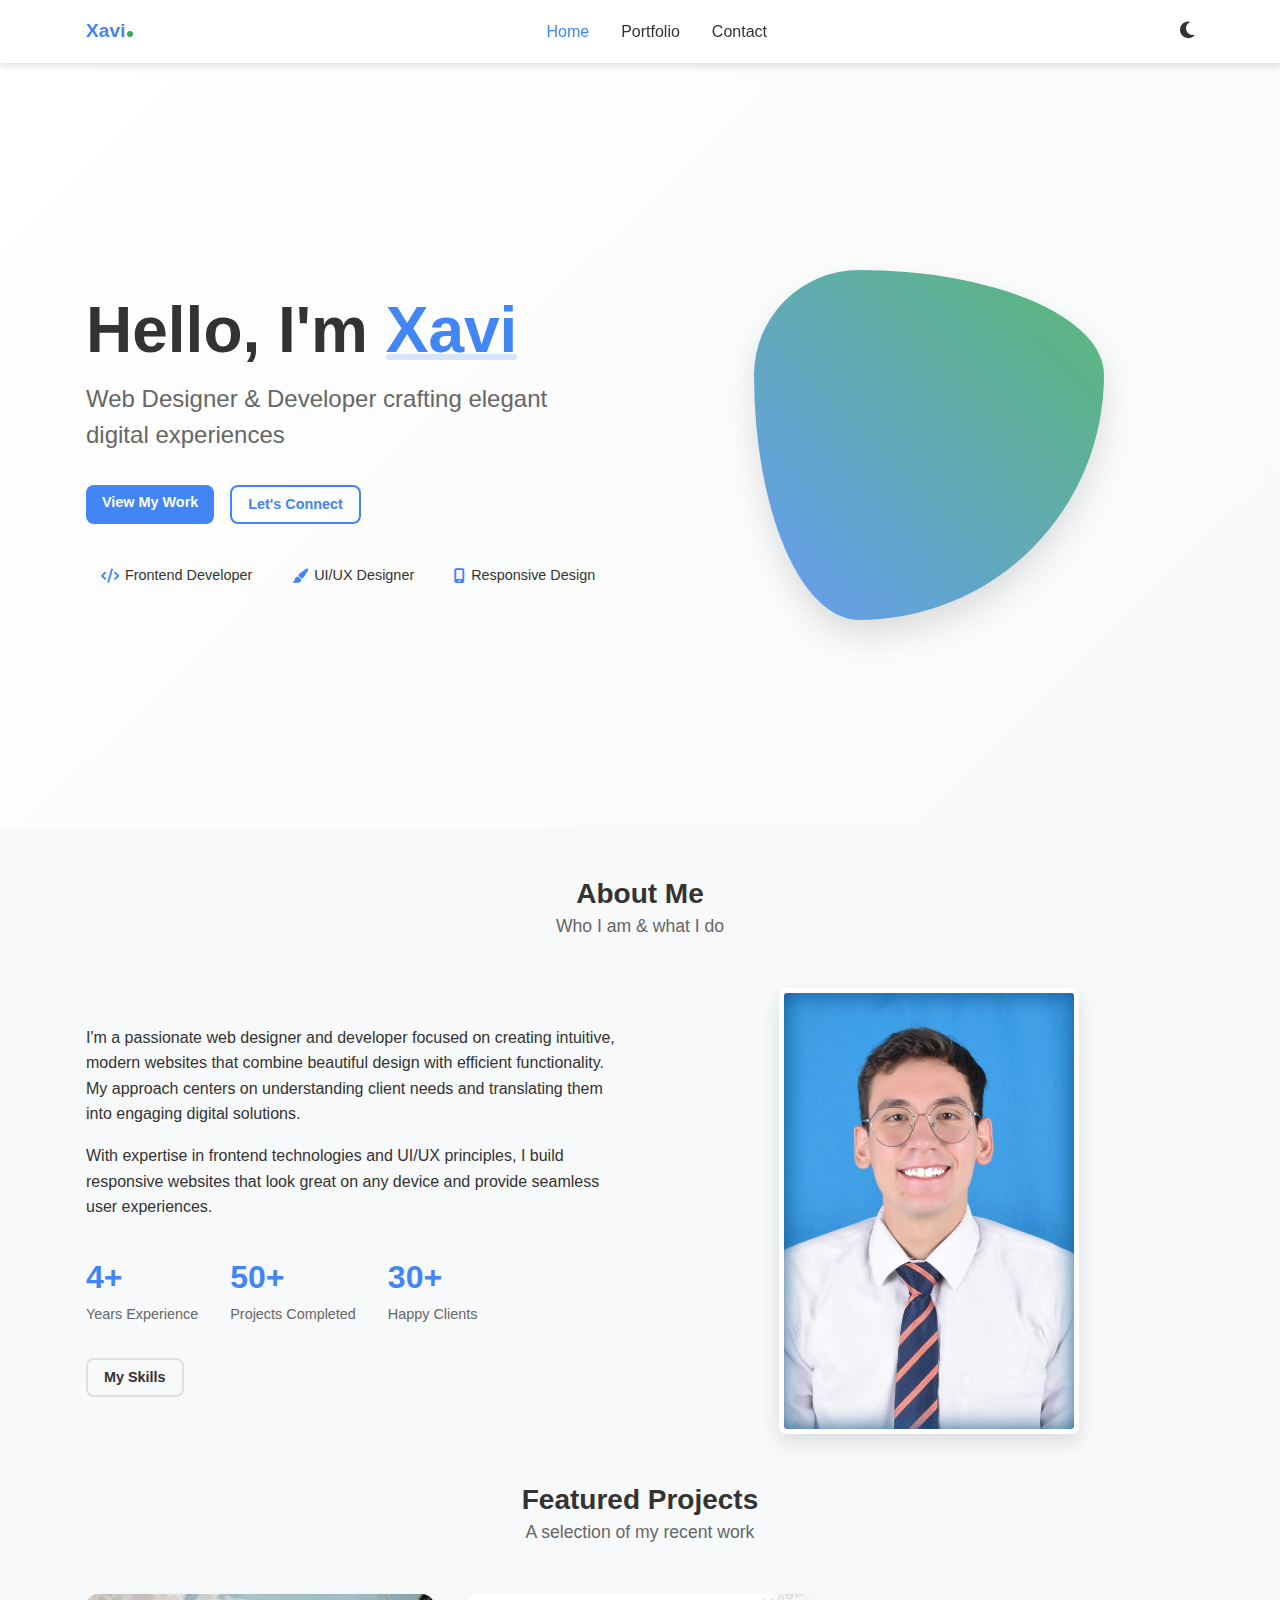
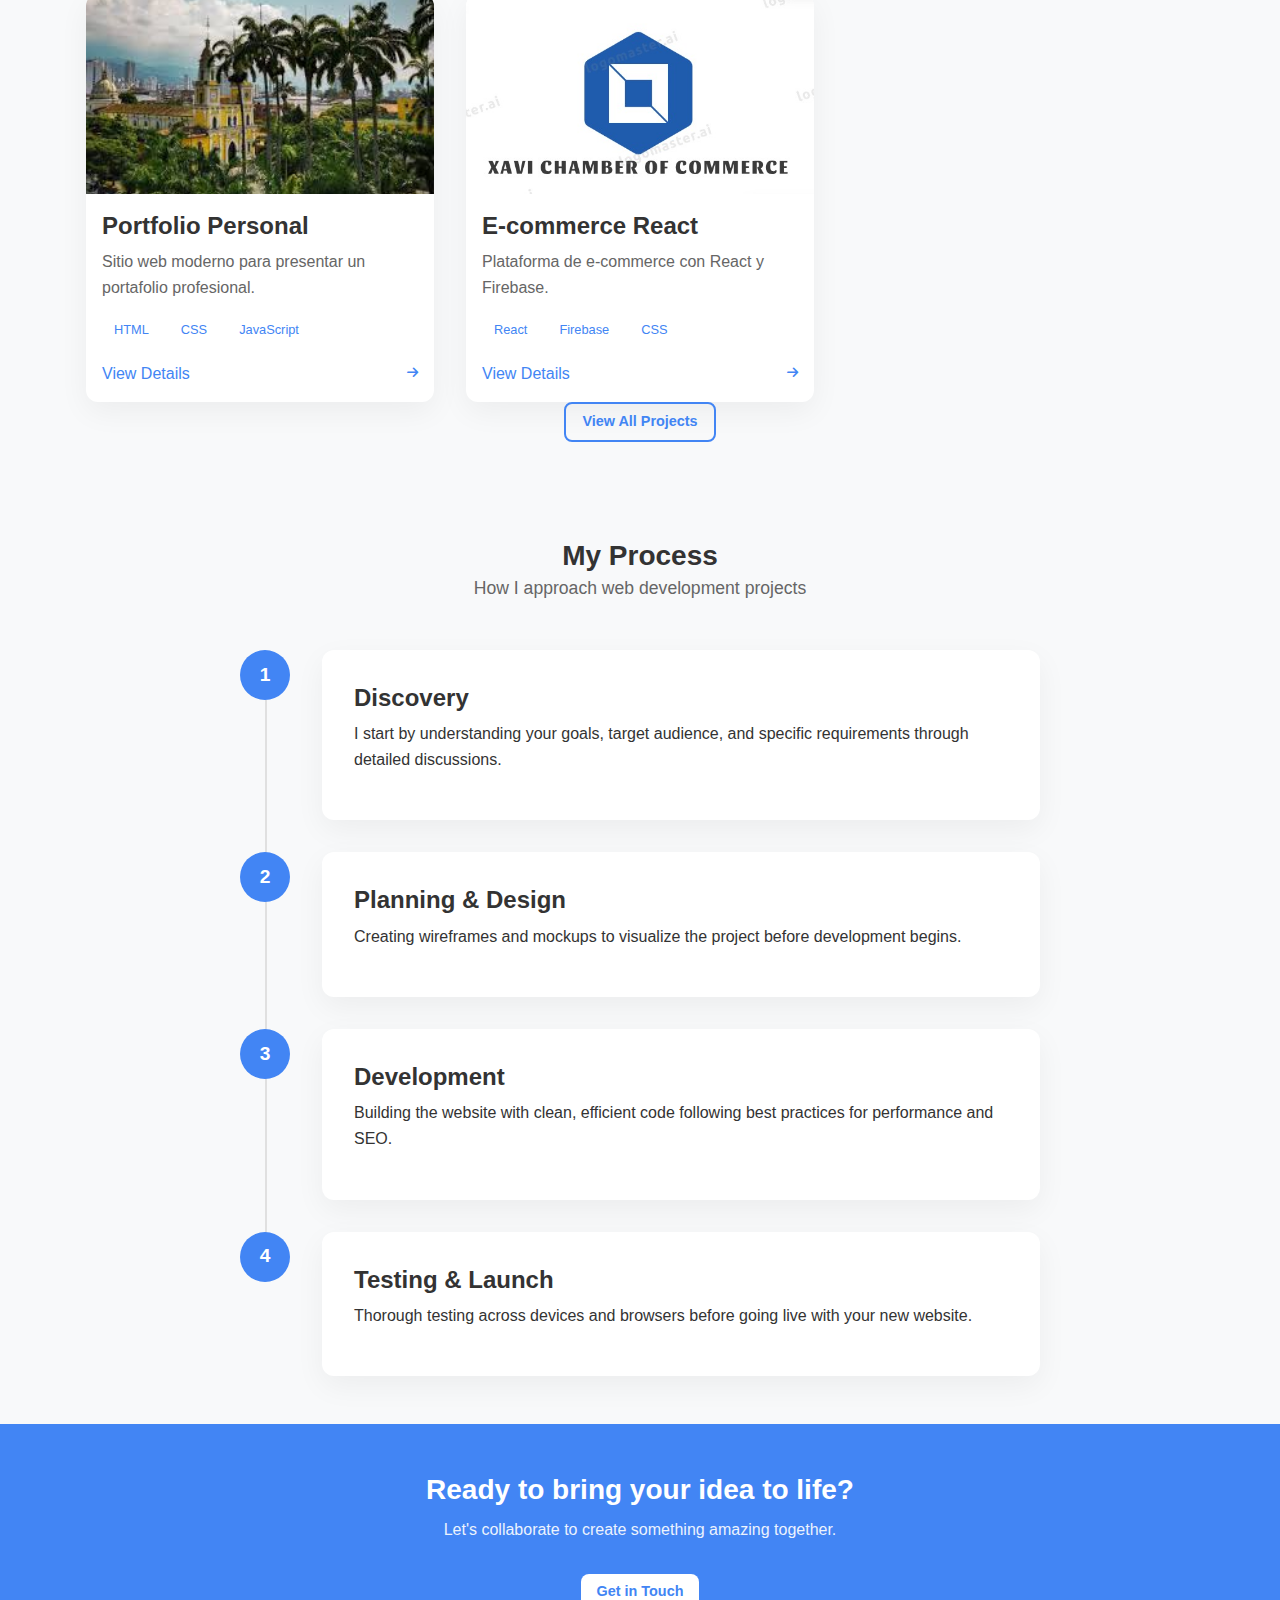
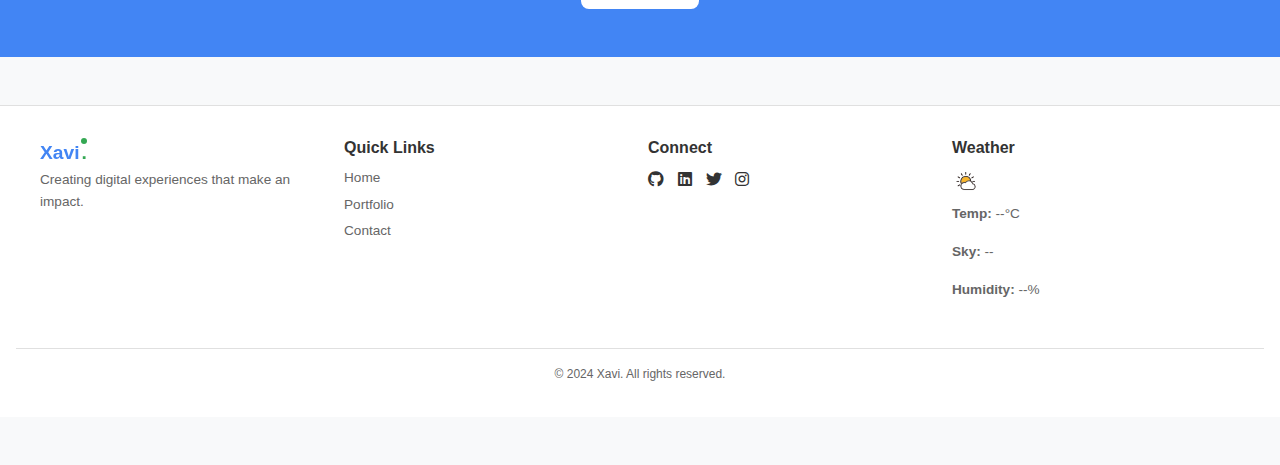
<file: index.html>
<!--index.html-->
<!DOCTYPE html>
<html lang="en">
<head>
  <meta charset="UTF-8" />
  <meta name="viewport" content="width=device-width, initial-scale=1.0" />
  <title>Xavi | Web Designer & Developer</title>
  <link rel="stylesheet" href="styles/styles.css" />
  <link rel="stylesheet" href="https://cdnjs.cloudflare.com/ajax/libs/font-awesome/6.5.1/css/all.min.css">
  <link rel="stylesheet" href="https://cdnjs.cloudflare.com/ajax/libs/font-awesome/6.4.0/css/all.min.css">
  <meta name="description" content="Welcome to Xavi's web portfolio - Frontend developer creating elegant digital experiences." />
  <meta property="og:title" content="Xavi | Web Designer & Developer" />
  <meta property="og:description" content="Frontend developer creating elegant digital experiences." />
  <meta property="og:type" content="website" />
  <meta name="theme-color" content="#4285f4" />
  <link rel="icon" href="images/xavi.jpg">
</head>
<body>
  <nav id="navbar">
    <div class="container">
      <div class="logo">Xavi<span class="logo-dot"></span></div>
      <ul class="nav-links">
        <li><a href="index.html" class="active">Home</a></li>
        <li><a href="catalog.html">Portfolio</a></li>
        <li><a href="contact.html">Contact</a></li>
      </ul>
      <button id="theme-toggle" aria-label="Toggle dark mode">
        <i class="fas fa-moon"></i>
      </button>
      <button class="mobile-menu-btn" aria-label="Menu">
        <i class="fas fa-bars"></i>
      </button>
    </div>
  </nav>

  <header class="hero">
    <div class="container">
      <div class="hero-content">
        <h1>Hello, I'm <span class="highlight">Xavi</span></h1>
        <p class="hero-subtitle">Web Designer & Developer crafting elegant digital experiences</p>
        <div class="hero-cta">
          <a href="catalog.html" class="btn primary-btn">View My Work</a>
          <a href="contact.html" class="btn secondary-btn">Let's Connect</a>
        </div>
        <div class="hero-tags">
          <span class="tag"><i class="fas fa-code"></i> Frontend Developer</span>
          <span class="tag"><i class="fas fa-paint-brush"></i> UI/UX Designer</span>
          <span class="tag"><i class="fas fa-mobile-alt"></i> Responsive Design</span>
        </div>
      </div>
      <div class="hero-image">
        <!-- Placeholder for hero image or illustration -->
        <div class="hero-shape"></div>
      </div>
    </div>
  </header>

  <section class="about" id="about">
    <div class="container">
      <div class="section-header">
        <h2>About Me</h2>
        <p class="section-subheading">Who I am & what I do</p>
      </div>
      <div class="about-content">
        <div class="about-text">
          <p>I'm a passionate web designer and developer focused on creating intuitive, modern websites that combine beautiful design with efficient functionality. My approach centers on understanding client needs and translating them into engaging digital solutions.</p>
          <p>With expertise in frontend technologies and UI/UX principles, I build responsive websites that look great on any device and provide seamless user experiences.</p>
          <div class="about-stats">
            <div class="stat">
              <span class="stat-number">4+</span>
              <span class="stat-label">Years Experience</span>
            </div>
            <div class="stat">
              <span class="stat-number">50+</span>
              <span class="stat-label">Projects Completed</span>
            </div>
            <div class="stat">
              <span class="stat-number">30+</span>
              <span class="stat-label">Happy Clients</span>
            </div>
          </div>
          <a href="#skills" class="btn outline-btn">My Skills</a>
        </div>
        <div class="about-image">
          <img src="images/heroe.jpg" alt="Xavi - Web Designer & Developer" class="profile-image"loading="lazy">
        </div>
      </div>
    </div>

  <section class="featured-projects">
    <div class="container">
      <div class="section-header">
        <h2>Featured Projects</h2>
        <p class="section-subheading">A selection of my recent work</p>
      </div>
      <div class="project-grid">
        <!-- Project cards will be dynamically populated with JS -->
        <div class="project-card featured">
          <div class="project-img">
            <img src="images/portfolio.jpg" alt="Portfolio Website">
          </div>
          <div class="project-info">
            <h3>Portfolio Personal</h3>
            <p>Sitio web moderno para presentar un portafolio profesional.</p>
            <div class="project-tags">
              <span>HTML</span>
              <span>CSS</span>
              <span>JavaScript</span>
            </div>
            <a href="catalog.html#proj01" class="project-link">View Details <i class="fas fa-arrow-right"></i></a>
          </div>
        </div>
        <div class="project-card featured">
          <div class="project-img">
            <img src="images/ecommerce.jpg" alt="E-commerce Website">
          </div>
          <div class="project-info">
            <h3>E-commerce React</h3>
            <p>Plataforma de e-commerce con React y Firebase.</p>
            <div class="project-tags">
              <span>React</span>
              <span>Firebase</span>
              <span>CSS</span>
            </div>
            <a href="catalog.html#proj02" class="project-link">View Details <i class="fas fa-arrow-right"></i></a>
          </div>
        </div>
      </div>
      <div class="text-center">
        <a href="catalog.html" class="btn secondary-btn">View All Projects</a>
      </div>
    </div>
  </section>

  <section class="process">
    <div class="container">
      <div class="section-header">
        <h2>My Process</h2>
        <p class="section-subheading">How I approach web development projects</p>
      </div>
      <div class="process-steps">
        <div class="process-step">
          <div class="step-number">1</div>
          <div class="step-content">
            <h3>Discovery</h3>
            <p>I start by understanding your goals, target audience, and specific requirements through detailed discussions.</p>
          </div>
        </div>
        <div class="process-step">
          <div class="step-number">2</div>
          <div class="step-content">
            <h3>Planning & Design</h3>
            <p>Creating wireframes and mockups to visualize the project before development begins.</p>
          </div>
        </div>
        <div class="process-step">
          <div class="step-number">3</div>
          <div class="step-content">
            <h3>Development</h3>
            <p>Building the website with clean, efficient code following best practices for performance and SEO.</p>
          </div>
        </div>
        <div class="process-step">
          <div class="step-number">4</div>
          <div class="step-content">
            <h3>Testing & Launch</h3>
            <p>Thorough testing across devices and browsers before going live with your new website.</p>
          </div>
        </div>
      </div>
    </div>
  </section>

  <section class="cta-section">
    <div class="container">
      <h2>Ready to bring your idea to life?</h2>
      <p>Let's collaborate to create something amazing together.</p>
      <a href="contact.html" class="btn primary-btn">Get in Touch</a>
    </div>
  </section>
  <footer>
    <div class="footer-horizontal">
      <div class="footer-block">
        <div class="logo">Xavi<span class="logo-dot">.</span></div>
        <p>Creating digital experiences that make an impact.</p>
      </div>
  
      <div class="footer-block">
        <h3>Quick Links</h3>
        <ul>
          <li><a href="#">Home</a></li>
          <li><a href="#">Portfolio</a></li>
          <li><a href="#">Contact</a></li>
        </ul>
      </div>
  
      <div class="footer-block">
        <h3>Connect</h3>
        <div class="social-icons">
          <a href="#"><i class="fab fa-github"></i></a>
          <a href="#"><i class="fab fa-linkedin"></i></a>
          <a href="#"><i class="fab fa-twitter"></i></a>
          <a href="#"><i class="fab fa-instagram"></i></a>
        </div>
      </div>
  
      <div class="footer-block weather-widget">
        <h3>Weather</h3>
        <img id="weather-icon" src="images/SunnyWeather.svg" alt="Weather icon">
        <p><strong>Temp:</strong> <span id="current-temp">--</span>°C</p>
        <p><strong>Sky:</strong> <span id="weather-desc">--</span></p>
        <p><strong>Humidity:</strong> <span id="humidity">--</span>%</p>
        <div id="forecast-container"></div>
      </div>
    </div>
  
    <div class="footer-bottom">
      <p>© 2024 Xavi. All rights reserved.</p>
    </div>
  </footer>
  <script src="scripts/main.js" type="module"></script>
</body>
</html>
</file>
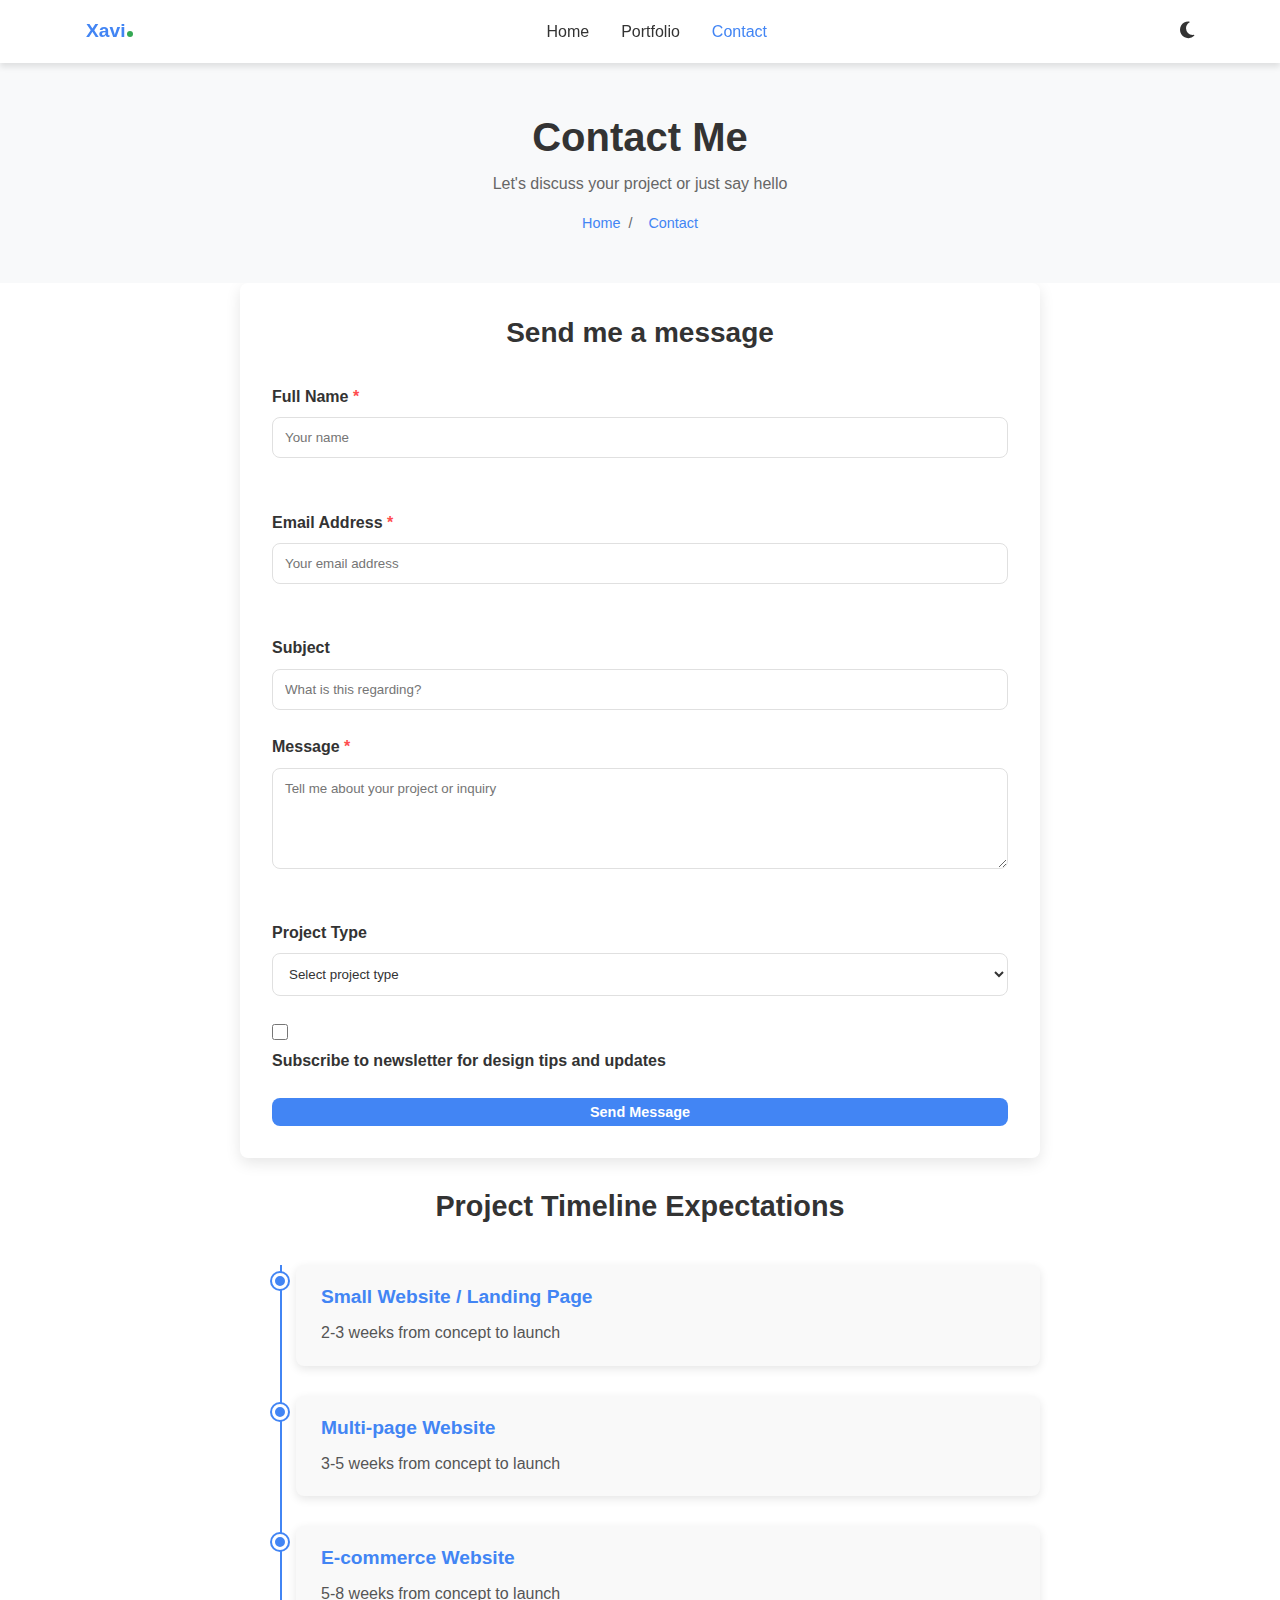
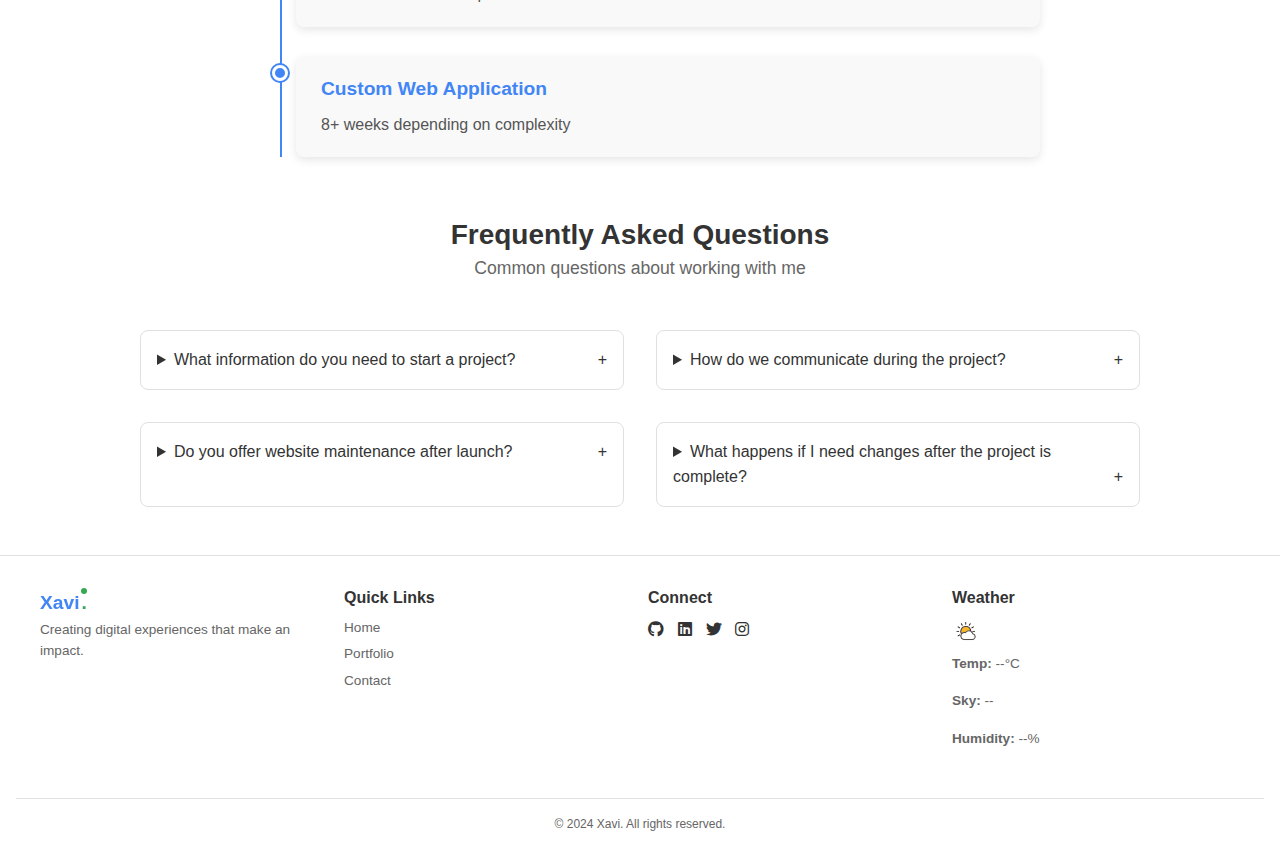
<file: contact.html>
<!--contact.html-->
<!DOCTYPE html>
<html lang="en">
<head>
  <meta charset="UTF-8">
  <meta name="viewport" content="width=device-width, initial-scale=1.0">
  <title>Contact | Xavi Web Services</title>
  
  <!-- Styles -->
  <link rel="stylesheet" href="styles/styles.css">
  <link rel="stylesheet" href="https://cdnjs.cloudflare.com/ajax/libs/font-awesome/6.5.1/css/all.min.css">
  
  <!-- Meta tags -->
  <meta name="description" content="Get in touch with Xavi for web design and development services. Contact for project inquiries or collaborations.">
  <meta property="og:title" content="Contact | Xavi Web Services">
  <meta property="og:description" content="Get in touch for web design and development services.">
  <meta property="og:type" content="website">
  <meta name="theme-color" content="#4285f4">
  <link rel="icon" href="images/xavi.jpg">
</head>
<body>
  <!-- Navigation -->
  <nav id="navbar">
    <div class="container">
      <div class="logo">Xavi<span class="logo-dot"></span></div>
      <ul class="nav-links">
        <li><a href="index.html">Home</a></li>
        <li><a href="catalog.html">Portfolio</a></li>
        <li><a href="contact.html" class="active">Contact</a></li>
      </ul>
      <button id="theme-toggle" aria-label="Toggle dark mode">
        <i class="fas fa-moon"></i>
      </button>
      <button class="mobile-menu-btn" aria-label="Menu">
        <i class="fas fa-bars"></i>
      </button>
    </div>
  </nav>

  <!-- Page Header -->
  <header class="page-header">
    <div class="container">
      <h1>Contact Me</h1>
      <p>Let's discuss your project or just say hello</p>
      <nav aria-label="Breadcrumb" class="breadcrumb">
        <ol>
          <li><a href="index.html">Home</a></li>
          <li aria-current="page">Contact</li>
        </ol>
      </nav>
    </div>
  </header>
        
        <!-- Contact Form -->
        <div class="contact-form-container">
          <h2>Send me a message</h2>
          <form id="contact-form" class="contact-form">
            <div class="form-group">
              <label for="name">Full Name <span class="required">*</span></label>
              <input type="text" id="name" name="name" placeholder="Your name" required>
              <div class="form-feedback"></div>
            </div>
            
            <div class="form-group">
              <label for="email">Email Address <span class="required">*</span></label>
              <input type="email" id="email" name="email" placeholder="Your email address" required>
              <div class="form-feedback"></div>
            </div>
            
            <div class="form-group">
              <label for="subject">Subject</label>
              <input type="text" id="subject" name="subject" placeholder="What is this regarding?">
            </div>
            
            <div class="form-group">
              <label for="message">Message <span class="required">*</span></label>
              <textarea id="message" name="message" rows="5" placeholder="Tell me about your project or inquiry" required></textarea>
              <div class="form-feedback"></div>
            </div>
            
            <div class="form-group">
              <label for="project-type">Project Type</label>
              <select id="project-type" name="project-type">
                <option value="">Select project type</option>
                <option value="website">Website Design</option>
                <option value="ecommerce">E-commerce Development</option>
                <option value="redesign">Website Redesign</option>
                <option value="other">Other</option>
              </select>
            </div>
            
            <div class="form-group form-checkbox">
              <input type="checkbox" id="newsletter" name="newsletter">
              <label for="newsletter">Subscribe to newsletter for design tips and updates</label>
            </div>
            
            <button type="submit" class="btn primary-btn">Send Message</button>
          </form>
        </div>
      </div>
    </div>
  </section>

  <!-- Availability Section -->
      <div class="timeline">
        <h3>Project Timeline Expectations</h3>
        <div class="timeline-items">
          <div class="timeline-item">
            <div class="timeline-marker"></div>
            <div class="timeline-content">
              <h4>Small Website / Landing Page</h4>
              <p>2-3 weeks from concept to launch</p>
            </div>
          </div>
          <div class="timeline-item">
            <div class="timeline-marker"></div>
            <div class="timeline-content">
              <h4>Multi-page Website</h4>
              <p>3-5 weeks from concept to launch</p>
            </div>
          </div>
          <div class="timeline-item">
            <div class="timeline-marker"></div>
            <div class="timeline-content">
              <h4>E-commerce Website</h4>
              <p>5-8 weeks from concept to launch</p>
            </div>
          </div>
          <div class="timeline-item">
            <div class="timeline-marker"></div>
            <div class="timeline-content">
              <h4>Custom Web Application</h4>
              <p>8+ weeks depending on complexity</p>
            </div>
          </div>
        </div>
      </div>
    </div>
  </section>

  <!-- FAQ Section -->
  <section class="faq-section">
    <div class="container">
      <div class="section-header">
        <h2>Frequently Asked Questions</h2>
        <p class="section-subheading">Common questions about working with me</p>
      </div>
      <div class="faq-container">
        <details class="faq-item">
          <summary>What information do you need to start a project?</summary>
          <div class="faq-content">
            <p>To get started, I'll need information about your business goals, target audience, design preferences, functionality requirements, and any existing brand assets. The more details you can provide, the better I can understand your vision.</p>
          </div>
        </details>
        <details class="faq-item">
          <summary>How do we communicate during the project?</summary>
          <div class="faq-content">
            <p>I maintain regular communication through email, video calls, and project management tools. You'll receive weekly updates on progress, and I'm available to answer questions throughout the project timeline.</p>
          </div>
        </details>
        <details class="faq-item">
          <summary>Do you offer website maintenance after launch?</summary>
          <div class="faq-content">
            <p>Yes, I offer ongoing maintenance packages that include security updates, content updates, performance optimization, and technical support. These can be customized based on your specific needs.</p>
          </div>
        </details>
        <details class="faq-item">
          <summary>What happens if I need changes after the project is complete?</summary>
          <div class="faq-content">
            <p>Minor adjustments within the scope of the original project are included in my service. For larger changes or new features, we can discuss additional work at my standard hourly rate or as a new small project.</p>
          </div>
        </details>
      </div>
    </div>
  </section>

  <!-- Success Modal -->
  <div id="success-modal" class="modal hidden">
    <div class="modal-content">
      <span class="close-btn">&times;</span>
      <div class="success-content">
        <i class="fas fa-check-circle"></i>
        <h3>Message Sent Successfully!</h3>
        <p>Thank you for reaching out. I'll get back to you within 24-48 hours.</p>
        <button class="btn primary-btn modal-close">Close</button>
      </div>
    </div>
  </div>

  <footer>
    <div class="footer-horizontal">
      <div class="footer-block">
        <div class="logo">Xavi<span class="logo-dot">.</span></div>
        <p>Creating digital experiences that make an impact.</p>
      </div>
  
      <div class="footer-block">
        <h3>Quick Links</h3>
        <ul>
          <li><a href="#">Home</a></li>
          <li><a href="#">Portfolio</a></li>
          <li><a href="#">Contact</a></li>
        </ul>
      </div>
  
      <div class="footer-block">
        <h3>Connect</h3>
        <div class="social-icons">
          <a href="#"><i class="fab fa-github"></i></a>
          <a href="#"><i class="fab fa-linkedin"></i></a>
          <a href="#"><i class="fab fa-twitter"></i></a>
          <a href="#"><i class="fab fa-instagram"></i></a>
        </div>
      </div>
  
      <div class="footer-block weather-widget">
        <h3>Weather</h3>
        <img id="weather-icon" src="images/SunnyWeather.svg" alt="Weather icon">
        <p><strong>Temp:</strong> <span id="current-temp">--</span>°C</p>
        <p><strong>Sky:</strong> <span id="weather-desc">--</span></p>
        <p><strong>Humidity:</strong> <span id="humidity">--</span>%</p>
        <div id="forecast-container"></div>

      </div>
    </div>
  
    <div class="footer-bottom">
      <p>© 2024 Xavi. All rights reserved.</p>
    </div>
  </footer>

  <!-- Scripts -->
  <script src="scripts/main.js" type="module"></script>
</body>
</html>
</file>
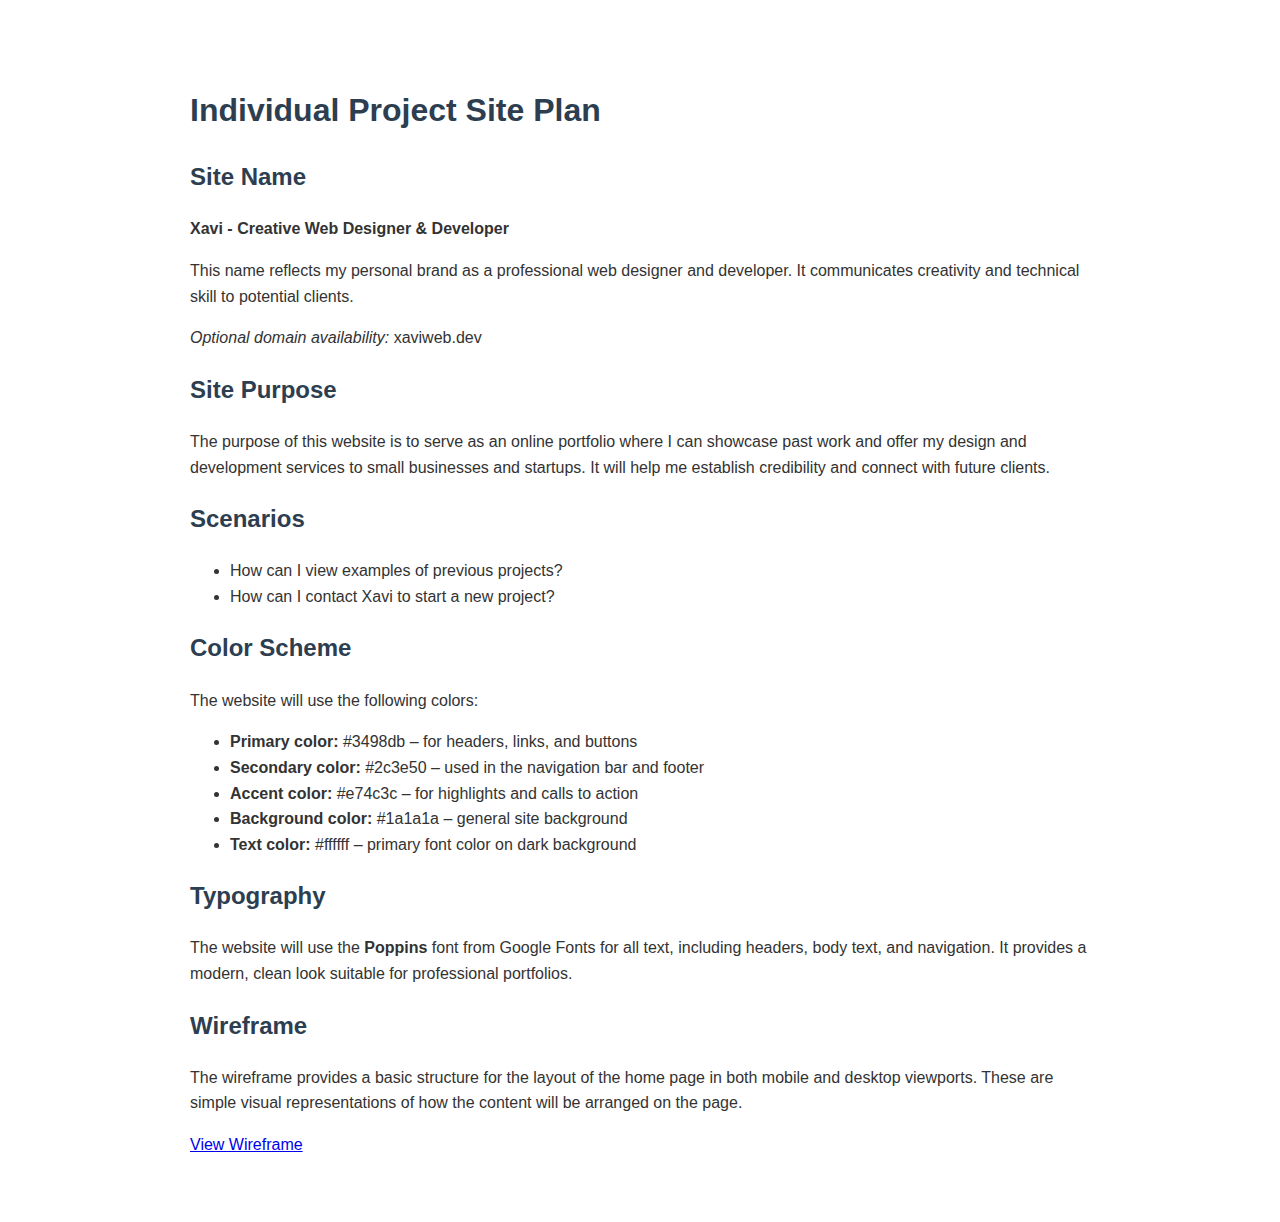
<file: guide.html>
<!DOCTYPE html>
<html lang="en">
<head>
  <meta charset="UTF-8">
  <title>Site Plan - Xavi Portfolio</title>
  <style>
    body {
      font-family: Arial, sans-serif;
      background-color: #f4f4f4;
      color: #333;
      line-height: 1.6;
      max-width: 900px;
      margin: 2rem auto;
      padding: 2rem;
      background-color: #ffffff;
    }
    h1, h2 {
      color: #2c3e50;
    }
  </style>
</head>
<body>
  <h1>Individual Project Site Plan</h1>

  <h2>Site Name</h2>
  <p><strong>Xavi - Creative Web Designer & Developer</strong></p>
  <p>This name reflects my personal brand as a professional web designer and developer. It communicates creativity and technical skill to potential clients.</p>
  <p><em>Optional domain availability:</em> xaviweb.dev</p>

  <h2>Site Purpose</h2>
  <p>The purpose of this website is to serve as an online portfolio where I can showcase past work and offer my design and development services to small businesses and startups. It will help me establish credibility and connect with future clients.</p>

  <h2>Scenarios</h2>
  <ul>
    <li>How can I view examples of previous projects?</li>
    <li>How can I contact Xavi to start a new project?</li>
  </ul>

  <h2>Color Scheme</h2>
  <p>The website will use the following colors:</p>
  <ul>
    <li><strong>Primary color:</strong> #3498db – for headers, links, and buttons</li>
    <li><strong>Secondary color:</strong> #2c3e50 – used in the navigation bar and footer</li>
    <li><strong>Accent color:</strong> #e74c3c – for highlights and calls to action</li>
    <li><strong>Background color:</strong> #1a1a1a – general site background</li>
    <li><strong>Text color:</strong> #ffffff – primary font color on dark background</li>
  </ul>

  <h2>Typography</h2>
  <p>The website will use the <strong>Poppins</strong> font from Google Fonts for all text, including headers, body text, and navigation. It provides a modern, clean look suitable for professional portfolios.</p>

<h2>Wireframe</h2>
<p>The wireframe provides a basic structure for the layout of the home page in both mobile and desktop viewports. These are simple visual representations of how the content will be arranged on the page.</p>
<a href="/project/images/wireframe.png">View Wireframe</a>
</body>
</html>
</file>
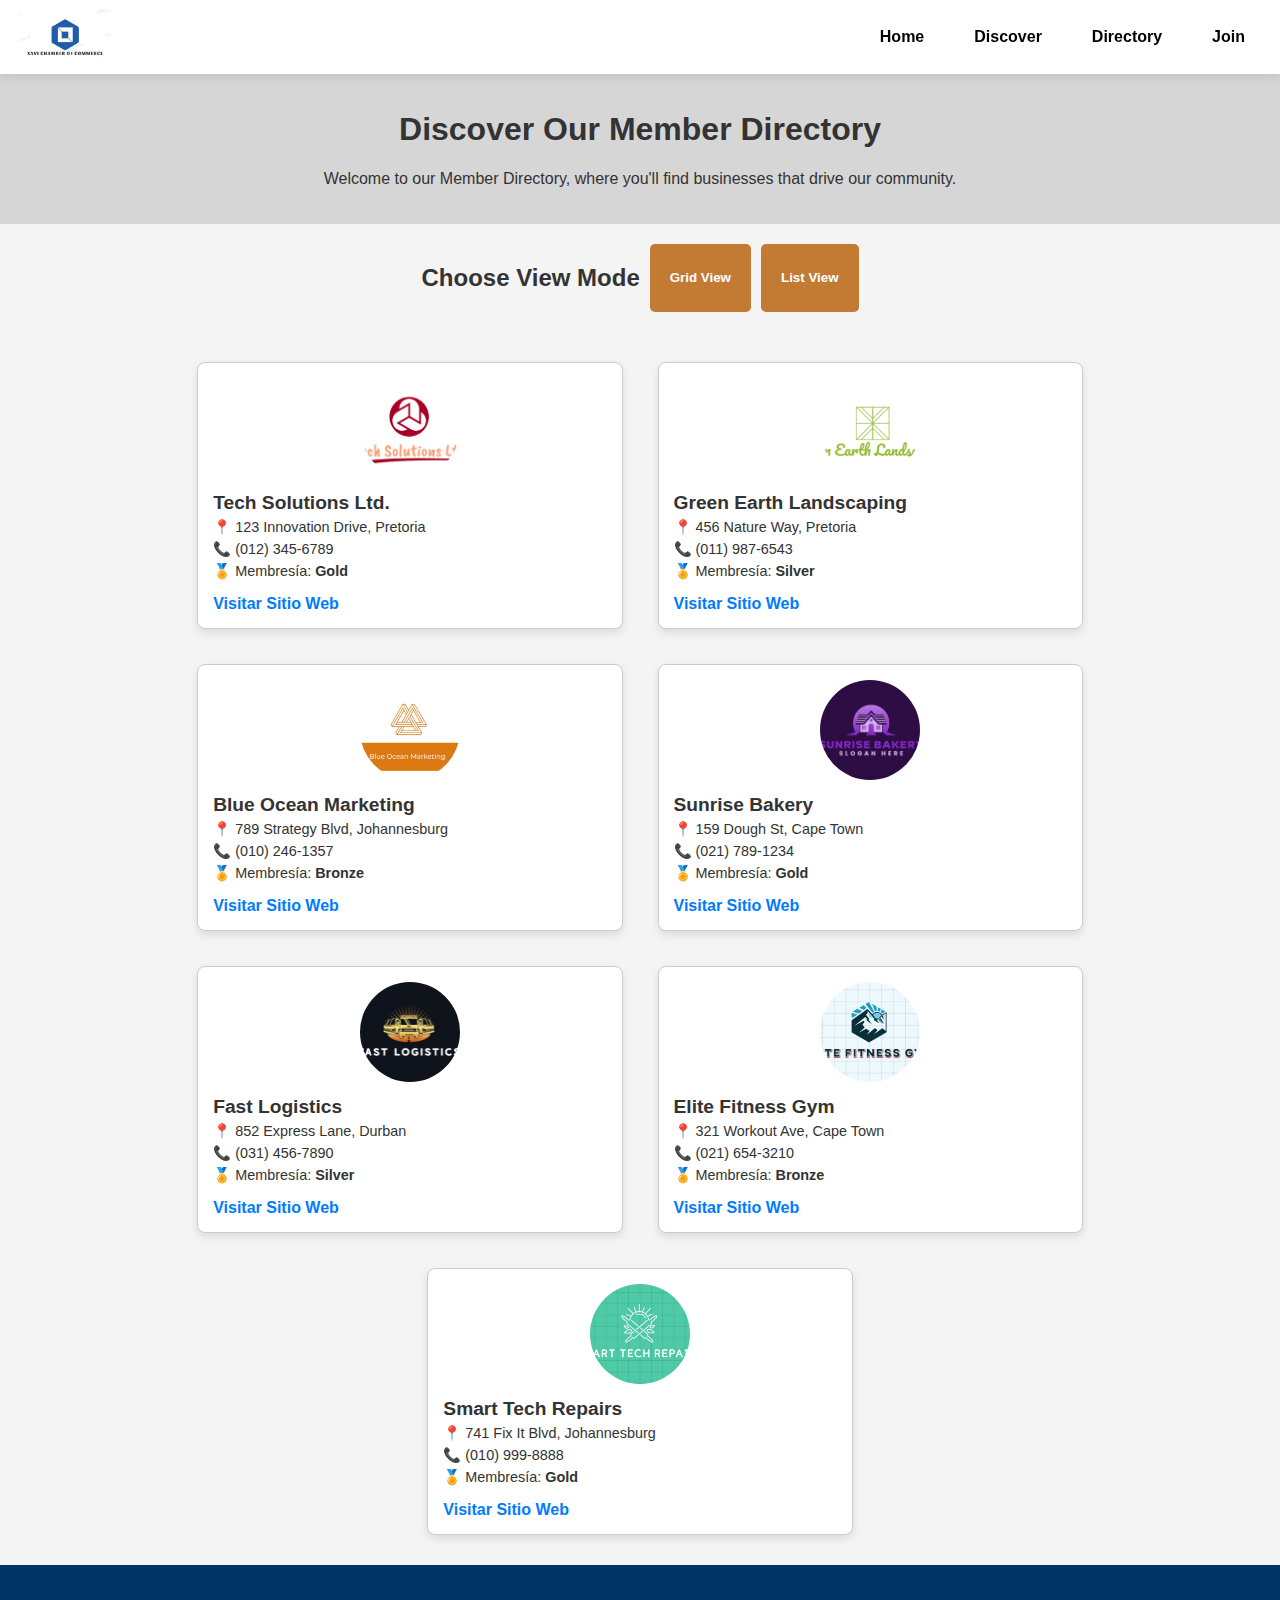
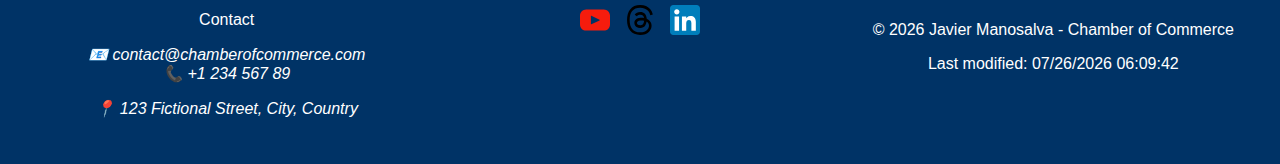
<file: chamber/directory.html>
<!DOCTYPE html>
<html lang="en">
<head>
    <meta charset="UTF-8">
    <meta name="viewport" content="width=device-width, initial-scale=1.0">
    <title>Member Directory - Chamber of Commerce</title>
    <meta name="author" content="Javier Manosalva">
    <meta name="description" content="Explore the Chamber of Commerce Member Directory and discover various local businesses.">

    <meta property="og:title" content="Member Directory">
    <meta property="og:type" content="website">
    <meta property="og:url" content="https://byuxavi.github.io/wdd231/chamber/directory.html">
    <meta property="og:image" content="https://github.com/Byuxavi/wdd231/blob/main/chamber/images/commerce.jpg">
    <meta property="og:site_name" content="Chamber of Commerce">
    <meta property="og:description" content="Explore the Chamber of Commerce Member Directory and discover various local businesses.">

    <link rel="icon" href="images/favicon.ico">

    <!-- Styles -->
    <link rel="stylesheet" href="styles/normalize.css">
    <link rel="stylesheet" href="styles/directory.css">
    <link rel="stylesheet" href="styles/larger.css">

    <!-- Scripts -->
    <script src="scripts/directory.js" defer></script>
    <script src="scripts/menu.js" defer></script>
</head>
<body>
    <header>
        <button class="menu-btn" aria-label="Toggle menu button">☰</button>
        <div class="logo-box">
            <a href="index.html">
                <img src="images/commerce.jpg" alt="Chamber of Commerce Logo" class="logo">
            </a>
        </div>
        <nav class="nav-menu">
            <ul>
                <li><a href="index.html">Home</a></li>
                <li><a href="discover.html">Discover</a></li>
                <li><a href="directory.html">Directory</a></li>
                <li><a href="join.html">Join</a></li>
            </ul>
        </nav>
    </header>
    
    <main>
        <section class="intro-section">
            <h1>Discover Our Member Directory</h1>
            <p>Welcome to our Member Directory, where you'll find businesses that drive our community.</p>
        </section>
        
        <section class="views-button-section">
            <h2>Choose View Mode</h2>
            <button id="grid-view">Grid View</button>
            <button id="list-view">List View</button>
        </section>
        
        <section id="members-container">
            <h2>Our Members</h2>
            <!-- Aquí se insertarán los miembros dinámicamente -->
        </section>
    </main>
    
    <footer>
        <div class="contact-box">
            <p>Contact</p>
            <address>
                <a href="mailto:contact@chamberofcommerce.com">📧 contact@chamberofcommerce.com</a><br>
                <a href="tel:+123456789">📞 +1 234 567 89</a><br>
                <p>📍 123 Fictional Street, City, Country</p>
            </address>
        </div>

        <div class="footer-social">
            <a href="https://youtube.com"><img src="images/youtube-svgrepo-com.svg" alt="YouTube"></a>
            <a href="https://twitter.com"><img src="images/threads-logo.svg" alt="Threads"></a>
            <a href="https://linkedin.com"><img src="images/linkedin-icon.svg" alt="LinkedIn"></a>
        </div>

        <div class="copyright-box">
            <p>&copy; <span id="year"></span> Javier Manosalva - Chamber of Commerce</p>
            <p>Last modified: <span class="last-modify"></span></p>
        </div>
    </footer>
</body>
</html>
</file>
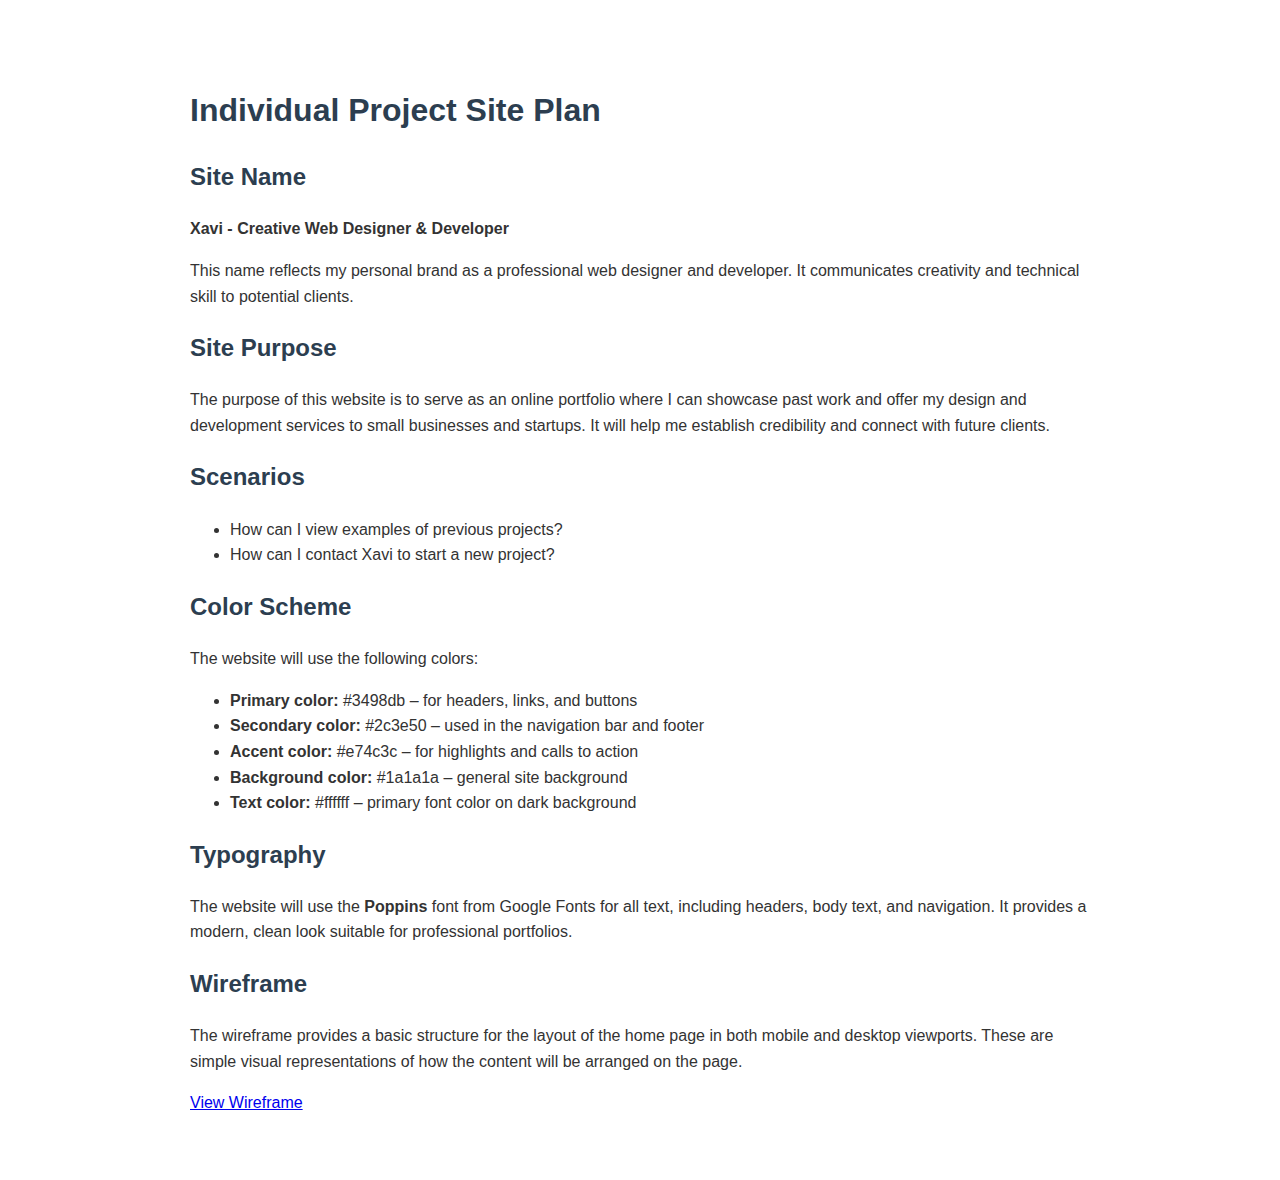
<file: project/guide.html>
<!DOCTYPE html>
<html lang="en">
<head>
  <meta charset="UTF-8">
  <title>Site Plan - Xavi Portfolio</title>
  <style>
    body {
      font-family: Arial, sans-serif;
      background-color: #f4f4f4;
      color: #333;
      line-height: 1.6;
      max-width: 900px;
      margin: 2rem auto;
      padding: 2rem;
      background-color: #ffffff;
    }
    h1, h2 {
      color: #2c3e50;
    }
  </style>
</head>
<body>
  <h1>Individual Project Site Plan</h1>

  <h2>Site Name</h2>
  <p><strong>Xavi - Creative Web Designer & Developer</strong></p>
  <p>This name reflects my personal brand as a professional web designer and developer. It communicates creativity and technical skill to potential clients.</p>
  

  <h2>Site Purpose</h2>
  <p>The purpose of this website is to serve as an online portfolio where I can showcase past work and offer my design and development services to small businesses and startups. It will help me establish credibility and connect with future clients.</p>

  <h2>Scenarios</h2>
  <ul>
    <li>How can I view examples of previous projects?</li>
    <li>How can I contact Xavi to start a new project?</li>
  </ul>

  <h2>Color Scheme</h2>
  <p>The website will use the following colors:</p>
  <ul>
    <li><strong>Primary color:</strong> #3498db – for headers, links, and buttons</li>
    <li><strong>Secondary color:</strong> #2c3e50 – used in the navigation bar and footer</li>
    <li><strong>Accent color:</strong> #e74c3c – for highlights and calls to action</li>
    <li><strong>Background color:</strong> #1a1a1a – general site background</li>
    <li><strong>Text color:</strong> #ffffff – primary font color on dark background</li>
  </ul>

  <h2>Typography</h2>
  <p>The website will use the <strong>Poppins</strong> font from Google Fonts for all text, including headers, body text, and navigation. It provides a modern, clean look suitable for professional portfolios.</p>

<h2>Wireframe</h2>
<p>The wireframe provides a basic structure for the layout of the home page in both mobile and desktop viewports. These are simple visual representations of how the content will be arranged on the page.</p>
<a href="images/wireframe.png">View Wireframe</a>
</body>
</html>
</file>
<file: styles/styles.css>
/* ==========================================================================
  Main Stylesheet - Xavi Web Services
   ========================================================================== */

/* Import base styles */
@import 'base/variables.css';
@import 'base/reset.css';
@import 'base/typography.css';

/* Import layout styles */
@import 'layout/header.css';
@import 'layout/footer.css';
@import 'layout/grid.css';

/* Import component styles */
@import 'components/buttons.css';
@import 'components/forms.css';
@import 'components/modals.css';

/* Import page-specific styles */
@import 'pages/home.css';
@import 'pages/catalog.css';
@import 'pages/contact.css';

/* Import responsive styles */
@import 'responsive/breakpoints.css';
</file>
<file: chamber/styles/directory.css>
body {
    font-family: 'Open Sans', sans-serif;
    margin: 0;
    padding: 0;
    background-color: #f4f4f4;
    color: #333;
    padding-top: 70px;
}

/* Header fijo */
header {
    position: fixed;
    top: 0;
    left: 0;
    width: 100%;
    background: white;
    box-shadow: 0 2px 10px rgba(0, 0, 0, 0.1);
    padding: 10px 0;
    z-index: 1000;
    display: flex;
    align-items: center;
    justify-content: space-between;
}

.logo-box img {
    height: 50px;
    margin-left: 20px;
}

nav ul {
    list-style: none;
    display: flex;
    gap: 20px;
    margin-right: 20px;
}

nav ul li a {
    text-decoration: none;
    color: black;
    font-weight: bold;
    padding: 10px 15px;
}

nav ul li a:hover {
    background-color: #0d1833;
    color: white;
    border-radius: 5px;
}

/* Sección Intro */
.intro-section {
    text-align: center;
    background-color: #d6d6d6;
    padding: 20px;
}

/* Botones */
.views-button-section {
    display: flex;
    justify-content: center;
    gap: 10px;
    margin: 20px 0;
}

button {
    background-color: #c37b34;
    border: none;
    padding: 10px 20px;
    font-weight: bold;
    color: white;
    cursor: pointer;
    border-radius: 5px;
}

button:hover {
    background-color: #a5632c;
}

/* Contenedor de miembros */
#members-container {
    display: flex;
    flex-wrap: wrap;
    gap: 15px;
    padding: 20px;
    justify-content: center;
}

/* Tarjetas de miembro */
.member-card {
    background: white;
    padding: 15px;
    border-radius: 8px;
    box-shadow: 0 4px 8px rgba(0, 0, 0, 0.1);
    width: 300px;
    text-align: center;
    border: 1px solid #ccc;
    margin: 10px;
}

.member-card img {
    width: 100px;
    height: 100px;
    object-fit: cover;
    border-radius: 50%;
}

.member-info {
    text-align: left;
}

.member-info h3 {
    margin: 10px 0 5px;
    font-size: 1.2em;
}

.member-info p {
    font-size: 0.9em;
    margin: 5px 0;
}

.visit-link {
    display: inline-block;
    margin-top: 10px;
    color: #007bff;
    font-weight: bold;
    text-decoration: none;
}

.visit-link:hover {
    text-decoration: underline;
}

/* Vista en cuadrícula */
.grid-view .member-card {
    width: calc(33.333% - 20px);
}

/* Vista en lista */
.list-view {
    flex-direction: column;
    width: 100%;
}

.list-view .member-card {
    width: 100%;
    display: flex;
    align-items: center;
    padding: 15px;
}

.list-view .member-card img {
    width: 80px;
    height: 80px;
    margin-right: 15px;
}

/* Footer */
footer {
    display: flex;
    justify-content: space-between;
    align-items: flex-start;
    flex-wrap: wrap;
    background-color: #333;
    color: white;
    padding: 20px;
    text-align: center;
}

footer div {
    flex: 1;
    min-width: 200px;
    padding: 10px;
}

footer ul {
    list-style: none;
    padding: 0;
}

footer ul li {
    margin: 5px 0;
}

footer a {
    color: white;
    text-decoration: none;
}

footer a:hover {
    text-decoration: underline;
}

.copyright-box {
    text-align: center;
    width: 100%;
    margin-top: 10px;
}

/* Redes sociales en el footer */
.footer-social {
    display: flex;
    justify-content: center;
    gap: 15px;
    margin-top: 10px;
}

.footer-social a img {
    width: 30px;
    height: 30px;
    transition: transform 0.3s ease;
}

.footer-social a img:hover {
    transform: scale(1.2);
}

/* Menú responsive */
.menu-btn {
    display: none;
    background: none;
    border: none;
    font-size: 24px;
    cursor: pointer;
}

@media (max-width: 768px) {
    .menu-btn {
        display: block;
        position: absolute;
        left: 20px;
        top: 15px;
    }

    .nav-menu {
        display: none;
        flex-direction: column;
        background: #333;
        position: absolute;
        top: 50px;
        left: 0;
        width: 100%;
        padding: 10px;
    }

    .nav-menu.active {
        display: flex;
    }

    .nav-menu ul {
        list-style: none;
        padding: 0;
    }

    .nav-menu ul li {
        margin: 10px 0;
        text-align: center;
    }

    .nav-menu ul li a {
        color: white;
        text-decoration: none;
        font-size: 18px;
    }
}
</file>
<file: chamber/styles/larger.css>
.grid-view .member-card {
    width: calc(33.333% - 20px);
}


.list-view {
    flex-direction: column;
    width: 100%;
}

.list-view .member-card {
    width: 100%;
    display: flex;
    align-items: center;
    padding: 15px;
}

.list-view .member-card img {
    width: 80px;
    height: 80px;
    margin-right: 15px;
}


footer {
    display: flex;
    justify-content: space-between;
    flex-wrap: wrap;
    background-color: #003366;
    color: white;
    padding: 20px;
    text-align: center;
}

footer div {
    flex: 1;
    min-width: 200px;
    padding: 10px;
}

footer a {
    color: white;
}

footer a:hover {
    text-decoration: underline;
}

.copyright-box {
    text-align: center;
    width: 100%;
    margin-top: 10px;
}


.footer-social {
    display: flex;
    justify-content: center;
    gap: 15px;
    margin-top: 10px;
}

.footer-social a img {
    width: 30px;
    height: 30px;
    transition: transform 0.3s ease;
}

.footer-social a img:hover {
    transform: scale(1.2);
}


.menu-btn {
    display: none;
    font-size: 24px;
}

@media (max-width: 768px) {
    .menu-btn {
        display: block;
        position: absolute;
        left: 20px;
        top: 15px;
    }

    .nav-menu {
        display: none;
        flex-direction: column;
        background: #333;
        position: absolute;
        top: 50px;
        left: 0;
        width: 100%;
        padding: 10px;
    }

    .nav-menu.active {
        display: flex;
    }

    .nav-menu ul li {
        margin: 10px 0;
        text-align: center;
    }

    .nav-menu ul li a {
        color: white;
        font-size: 18px;
    }
}
</file>
